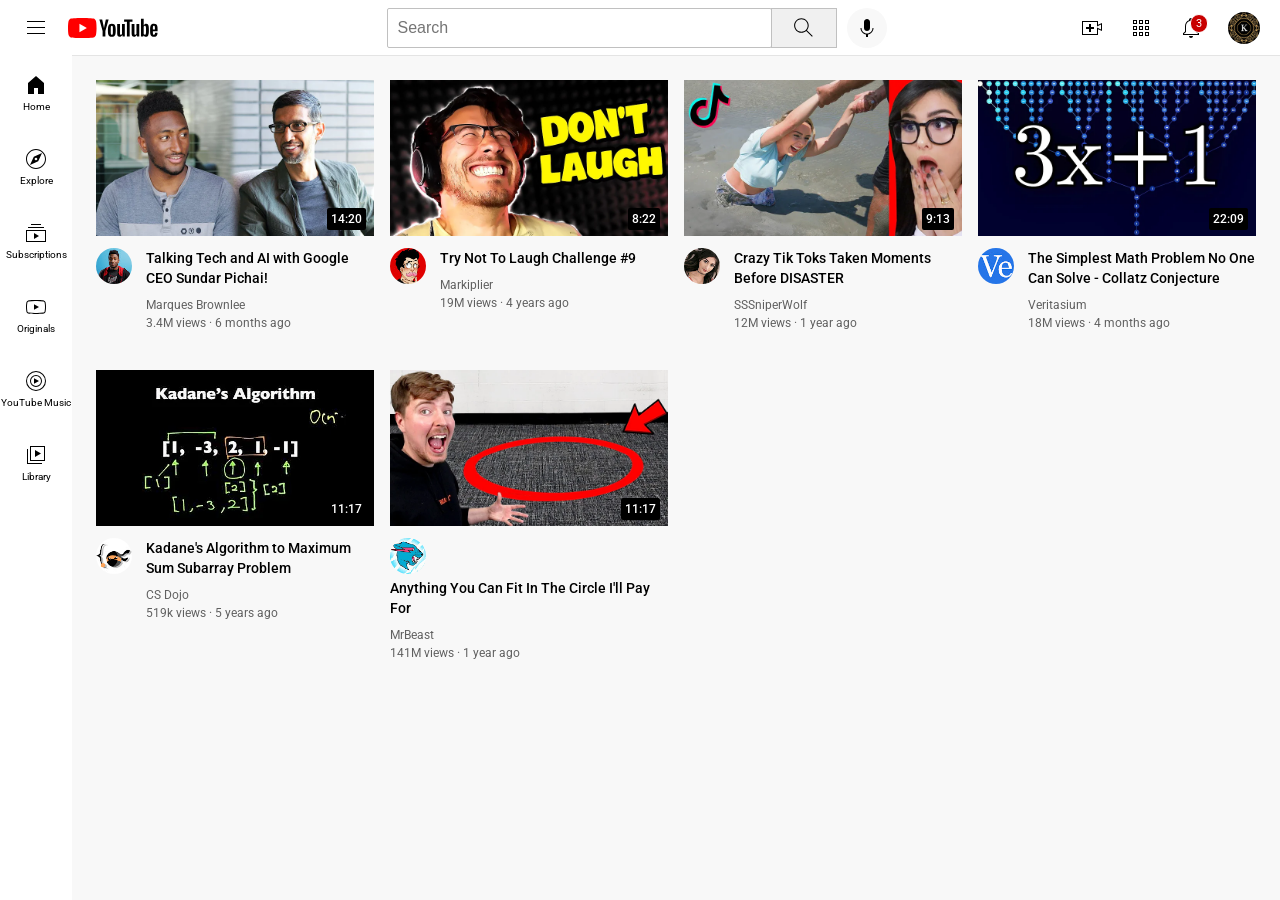
<file: index.html>
<!DOCTYPE html>
<html>
  <head>
    <title>YouTube.com Clone</title>
    <link rel="preconnect" href="https://fonts.googleapis.com">
    <link rel="preconnect" href="https://fonts.gstatic.com" crossorigin>
    <link href="https://fonts.googleapis.com/css2?family=Roboto:ital,wght@0,100..900;1,100..900&display=swap" rel="stylesheet">
    <link rel="stylesheet" href="styles/general.css">
    <link rel="stylesheet" href="styles/header.css">
    <link rel="stylesheet" href="styles/video.css">
    <link rel="stylesheet" href="styles/sidebar.css">
  </head>
  <body>
    <header></header>
    <nav></nav>
    <header class="header">
      <div class="left-section">
        <img class="hamburger-menu" src="icons/hamburger-menu.svg" alt="">
        <img class="youtube-logo" src="icons/youtube-logo.svg" alt="">
      </div>
      <div class="middle-section">
        <input class="search-bar" type="text" placeholder="Search">
        <button class="search-button">
          <img class="search-icon" src="icons/search.svg" alt="">
          <div class="tooltip">Search</div>
        </button>
        <!-- Put position absoulute inside position relative -->
        <button class="voice-search-button"> 
          <img class="voice-search-icon" src="icons/voice-search-icon.svg" alt="">
          <div class="tooltip">Search with your voice</div>
        </button>
      </div>
       <div class="right-section">
        <div class="upload-icon-container">
          <img class="upload-icon" src="icons/upload.svg">
          <div class="tooltip">Create</div>
        </div>
        <div class="youtube-apps-icon-container">
          <img class="youtube-apps-icon" src="icons/youtube-apps.svg">
          <div class="tooltip">YouTube Apps</div>
        </div>
        <div class="notifications-icon-container">
          <img class="notifications-icon" src="icons/notifications.svg">
          <div class="notifications-count">3</div>
          <div class="tooltip">Notifications</div>
        </div>
        <img class="current-user-picture" src="channel-pictures/my-channel.jpeg">
      </div>
    </header>

    <nav class="sidebar">
      <div class="sidebar-link">
        <img src="icons/home.svg" alt="">
        <div>Home</div>
      </div>
      <div class="sidebar-link">
        <img src="icons/explore.svg" alt="">
        <div>Explore</div>
      </div>
      <div class="sidebar-link">
        <img src="icons/subscriptions.svg" alt="">
        <div>Subscriptions</div>
      </div>
      <div class="sidebar-link">
        <img src="icons/originals.svg" alt="">
        <div>Originals</div>
      </div>
      <div class="sidebar-link">
        <img src="icons/youtube-music.svg" alt="">
        <div>YouTube Music</div>
      </div>
      <div class="sidebar-link">
        <img src="icons/library.svg" alt="">
        <div>Library</div>
      </div>
    </nav>

    <main>
      <section class="video-grid">
        <div class="video-preview">
          <div class="thumbnail-row">
              <a href="https://www.youtube.com/watch?v=n2RNcPRtAiY" target="_blank" class="video-title-link">
                <img class="thumbnail" src="thumbnails/thumbnail-1.webp">
              </a>
            <div class="video-time">14:20</div>
          </div>
          <div class="video-info-grid">
            <div class="channel-picture">
                <a href="https://www.youtube.com/c/mkbhd" target="_blank">
                  <img class="profile-picture" src="channel-pictures/channel-1.jpeg">
                </a>
            </div>
            <div class="video-info">
              <a href="https://www.youtube.com/watch?v=n2RNcPRtAiY" target="_blank" class="video-title-link">
                <p class="video-title">
                  Talking Tech and AI with Google CEO Sundar Pichai!
                </p>
              </a>
              
              <p class="video-author">
                Marques Brownlee
              </p>
              <p class="video-stats">
                3.4M views &#183; 6 months ago
              </p>
            </div>
          </div>
        </div>

        <div class="video-preview">
          <div class="thumbnail-row">
              <a href="https://www.youtube.com/watch?v=mP0RAo9SKZk" target="_blank" class="video-title-link">
                <img class="thumbnail" src="thumbnails/thumbnail-2.webp">
              </a>
              <div class="video-time">8:22</div>
            </div>
            <div class="video-info-grid">
              <div class="channel-picture">
                <a href="https://www.youtube.com/c/markiplier" target="_blank">
                  <img class="profile-picture" src="channel-pictures/channel-2.jpeg">
                </a>
              </div>

            <div class="video-info">
              <a href="https://www.youtube.com/watch?v=mP0RAo9SKZk" target="_blank" class="video-title-link">
                <p class="video-title">
                  Try Not To Laugh Challenge #9
                </p>
              </a>
              <p class="video-author">
                Markiplier
              </p>
              <p class="video-stats">
                19M views &#183; 4 years ago
              </p>
            </div>
          </div>
        </div>

        <div class="video-preview">
          <div class="thumbnail-row">
              <a href="https://www.youtube.com/watch?v=FgjPQQeTh1w" target="_blank" class="video-title-link">
                <img class="thumbnail" src="thumbnails/thumbnail-3.webp">
              </a>
              <div class="video-time">9:13</div>
            </div>
            <div class="video-info-grid">
              <div class="channel-picture">
                <a href="https://www.youtube.com/user/SSSniperWolf" target="_blank">
                  <img class="profile-picture" src="channel-pictures/channel-3.jpeg">
                </a>
              </div>
            <div class="video-info">
              <a href="https://www.youtube.com/watch?v=FgjPQQeTh1w" target="_blank" class="video-title-link">
                <p class="video-title">
                  Crazy Tik Toks Taken Moments Before DISASTER
                </p>
              </a>
              <p class="video-author">
                SSSniperWolf
              </p>
              <p class="video-stats">
                12M views &#183; 1 year ago
              </p>
            </div>
          </div>
        </div>

        <div class="video-preview">
          <div class="thumbnail-row">
              <a href="https://www.youtube.com/watch?v=094y1Z2wpJg" target="_blank" class="video-title-link">
                <img class="thumbnail" src="thumbnails/thumbnail-4.webp">
              </a>
              <div class="video-time">22:09</div>
            </div>
            <div class="video-info-grid">
              <div class="channel-picture">
                <a href="https://www.youtube.com/c/veritasium" target="_blank">
                  <img class="profile-picture" src="channel-pictures/channel-4.jpeg">
                </a>
              </div>
            <div class="video-info">
              <a href="https://www.youtube.com/watch?v=094y1Z2wpJg" target="_blank" class="video-title-link">
                <p class="video-title">
                  The Simplest Math Problem No One Can Solve - Collatz Conjecture
                </p>
              </a>
              <p class="video-author">
                Veritasium
              </p>
              <p class="video-stats">
                18M views &#183; 4 months ago
              </p>
            </div>
          </div>
        </div>

        <div class="video-preview">
          <div class="thumbnail-row">
            <img class="thumbnail" src="thumbnails/thumbnail-5.webp">
            <div class="video-time">11:17</div>
          </div>
          <div class="video-info-grid">
            <div class="channel-picture">
              <img class="profile-picture" src="channel-pictures/channel-5.jpeg" alt="">
            </div>
            <div class="video-info">
              <a href="https://www.youtube.com/watch?v=86CQq3pKSUw" target="_blank" class="video-title-link">
                <p class="video-title">
                  Kadane's Algorithm to Maximum Sum Subarray Problem
                </p>
              </a>
              <p class="video-author">
                CS Dojo
              </p>
              <p class="video-stats">
                519k views &#183; 5 years ago
              </p>
            </div>
          </div>
        </div>

        <div class="video-preview">
            <div class="thumbnail-row">
                <a href="https://www.youtube.com/watch?v=yXWw0_UfSFg" target="_blank" class="video-title-link">
                  <img class="thumbnail" src="thumbnails/thumbnail-6.webp">
                </a>
                <div class="video-time">11:17</div>
              </div>
              <div class="video-info-grid">
                <div class="channel-picture">
                  <a href="https://www.youtube.com/channel/UCX6OQ3DkcsbYNE6H8uQQuVA" target="_blank">
                    <img class="profile-picture" src="channel-pictures/channel-6.jpeg">
                  </a>
                </div>
              </div>
              <div class="video-info">
                <a href="https://www.youtube.com/watch?v=yXWw0_UfSFg" target="_blank" class="video-title-link">
                  <p class="video-title">
                    Anything You Can Fit In The Circle I'll Pay For
                  </p>
                </a>
                <p class="video-author">
                  MrBeast
                </p>
                <p class="video-stats">
                  141M views &#183; 1 year ago
                </p>
              </div>
            </div>
          </div>
        </div>
      </section>
    </main>    
  </body>
</html>
</file>
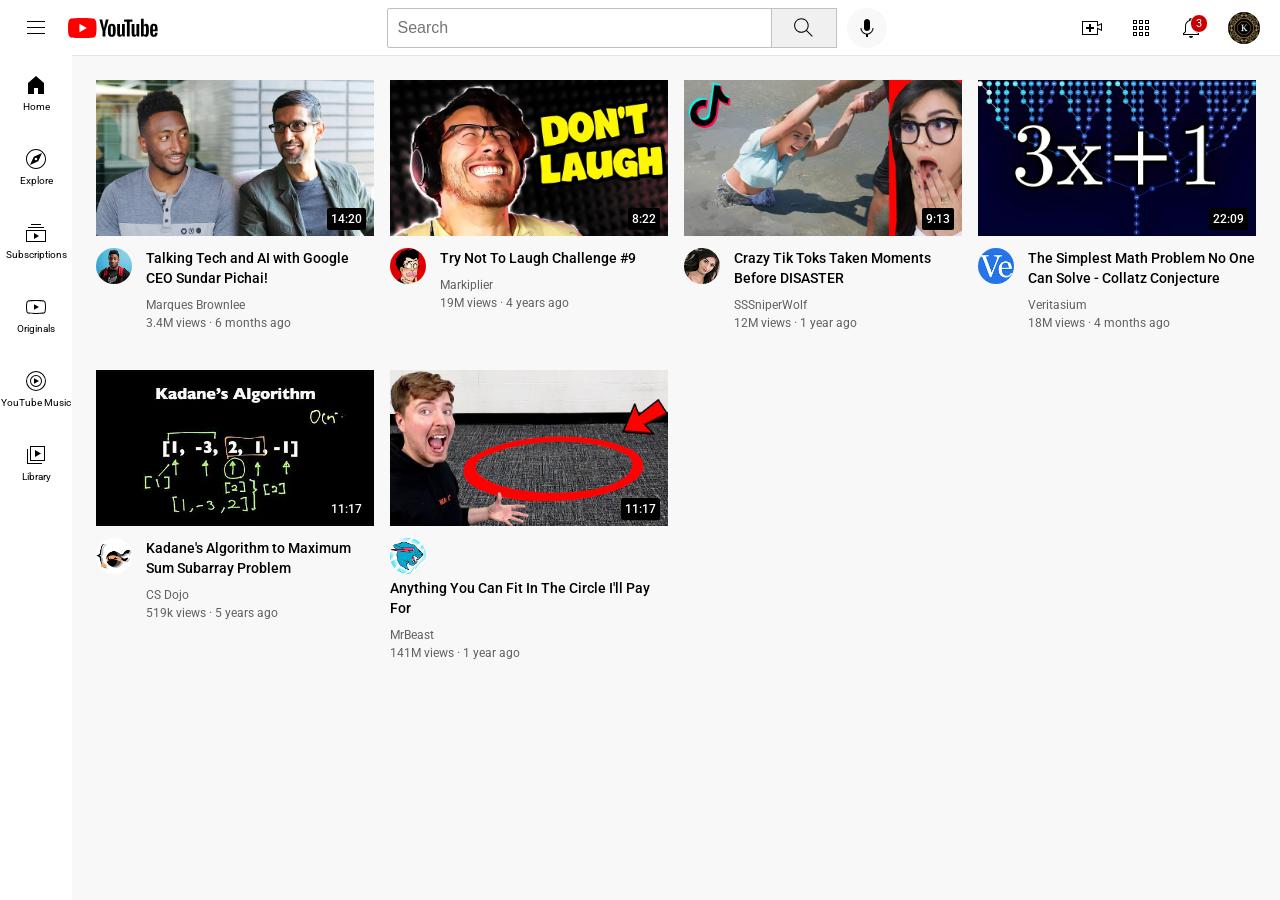
<file: youtube.html>
<!DOCTYPE html>
<html>
  <head>
    <title>YouTube.com Clone</title>
    <link rel="preconnect" href="https://fonts.googleapis.com">
    <link rel="preconnect" href="https://fonts.gstatic.com" crossorigin>
    <link href="https://fonts.googleapis.com/css2?family=Roboto:ital,wght@0,100..900;1,100..900&display=swap" rel="stylesheet">
    <link rel="stylesheet" href="styles/general.css">
    <link rel="stylesheet" href="styles/header.css">
    <link rel="stylesheet" href="styles/video.css">
    <link rel="stylesheet" href="styles/sidebar.css">
  </head>
  <body>
    <header></header>
    <nav></nav>
    <header class="header">
      <div class="left-section">
        <img class="hamburger-menu" src="icons/hamburger-menu.svg" alt="">
        <img class="youtube-logo" src="icons/youtube-logo.svg" alt="">
      </div>
      <div class="middle-section">
        <input class="search-bar" type="text" placeholder="Search">
        <button class="search-button">
          <img class="search-icon" src="icons/search.svg" alt="">
          <div class="tooltip">Search</div>
        </button>
        <!-- Put position absoulute inside position relative -->
        <button class="voice-search-button"> 
          <img class="voice-search-icon" src="icons/voice-search-icon.svg" alt="">
          <div class="tooltip">Search with your voice</div>
        </button>
      </div>
       <div class="right-section">
        <div class="upload-icon-container">
          <img class="upload-icon" src="icons/upload.svg">
          <div class="tooltip">Create</div>
        </div>
        <div class="youtube-apps-icon-container">
          <img class="youtube-apps-icon" src="icons/youtube-apps.svg">
          <div class="tooltip">YouTube Apps</div>
        </div>
        <div class="notifications-icon-container">
          <img class="notifications-icon" src="icons/notifications.svg">
          <div class="notifications-count">3</div>
          <div class="tooltip">Notifications</div>
        </div>
        <img class="current-user-picture" src="channel-pictures/my-channel.jpeg">
      </div>
    </header>

    <nav class="sidebar">
      <div class="sidebar-link">
        <img src="icons/home.svg" alt="">
        <div>Home</div>
      </div>
      <div class="sidebar-link">
        <img src="icons/explore.svg" alt="">
        <div>Explore</div>
      </div>
      <div class="sidebar-link">
        <img src="icons/subscriptions.svg" alt="">
        <div>Subscriptions</div>
      </div>
      <div class="sidebar-link">
        <img src="icons/originals.svg" alt="">
        <div>Originals</div>
      </div>
      <div class="sidebar-link">
        <img src="icons/youtube-music.svg" alt="">
        <div>YouTube Music</div>
      </div>
      <div class="sidebar-link">
        <img src="icons/library.svg" alt="">
        <div>Library</div>
      </div>
    </nav>

    <main>
      <section class="video-grid">
        <div class="video-preview">
          <div class="thumbnail-row">
              <a href="https://www.youtube.com/watch?v=n2RNcPRtAiY" target="_blank" class="video-title-link">
                <img class="thumbnail" src="thumbnails/thumbnail-1.webp">
              </a>
            <div class="video-time">14:20</div>
          </div>
          <div class="video-info-grid">
            <div class="channel-picture">
                <a href="https://www.youtube.com/c/mkbhd" target="_blank">
                  <img class="profile-picture" src="channel-pictures/channel-1.jpeg">
                </a>
            </div>
            <div class="video-info">
              <a href="https://www.youtube.com/watch?v=n2RNcPRtAiY" target="_blank" class="video-title-link">
                <p class="video-title">
                  Talking Tech and AI with Google CEO Sundar Pichai!
                </p>
              </a>
              
              <p class="video-author">
                Marques Brownlee
              </p>
              <p class="video-stats">
                3.4M views &#183; 6 months ago
              </p>
            </div>
          </div>
        </div>

        <div class="video-preview">
          <div class="thumbnail-row">
              <a href="https://www.youtube.com/watch?v=mP0RAo9SKZk" target="_blank" class="video-title-link">
                <img class="thumbnail" src="thumbnails/thumbnail-2.webp">
              </a>
              <div class="video-time">8:22</div>
            </div>
            <div class="video-info-grid">
              <div class="channel-picture">
                <a href="https://www.youtube.com/c/markiplier" target="_blank">
                  <img class="profile-picture" src="channel-pictures/channel-2.jpeg">
                </a>
              </div>

            <div class="video-info">
              <a href="https://www.youtube.com/watch?v=mP0RAo9SKZk" target="_blank" class="video-title-link">
                <p class="video-title">
                  Try Not To Laugh Challenge #9
                </p>
              </a>
              <p class="video-author">
                Markiplier
              </p>
              <p class="video-stats">
                19M views &#183; 4 years ago
              </p>
            </div>
          </div>
        </div>

        <div class="video-preview">
          <div class="thumbnail-row">
              <a href="https://www.youtube.com/watch?v=FgjPQQeTh1w" target="_blank" class="video-title-link">
                <img class="thumbnail" src="thumbnails/thumbnail-3.webp">
              </a>
              <div class="video-time">9:13</div>
            </div>
            <div class="video-info-grid">
              <div class="channel-picture">
                <a href="https://www.youtube.com/user/SSSniperWolf" target="_blank">
                  <img class="profile-picture" src="channel-pictures/channel-3.jpeg">
                </a>
              </div>
            <div class="video-info">
              <a href="https://www.youtube.com/watch?v=FgjPQQeTh1w" target="_blank" class="video-title-link">
                <p class="video-title">
                  Crazy Tik Toks Taken Moments Before DISASTER
                </p>
              </a>
              <p class="video-author">
                SSSniperWolf
              </p>
              <p class="video-stats">
                12M views &#183; 1 year ago
              </p>
            </div>
          </div>
        </div>

        <div class="video-preview">
          <div class="thumbnail-row">
              <a href="https://www.youtube.com/watch?v=094y1Z2wpJg" target="_blank" class="video-title-link">
                <img class="thumbnail" src="thumbnails/thumbnail-4.webp">
              </a>
              <div class="video-time">22:09</div>
            </div>
            <div class="video-info-grid">
              <div class="channel-picture">
                <a href="https://www.youtube.com/c/veritasium" target="_blank">
                  <img class="profile-picture" src="channel-pictures/channel-4.jpeg">
                </a>
              </div>
            <div class="video-info">
              <a href="https://www.youtube.com/watch?v=094y1Z2wpJg" target="_blank" class="video-title-link">
                <p class="video-title">
                  The Simplest Math Problem No One Can Solve - Collatz Conjecture
                </p>
              </a>
              <p class="video-author">
                Veritasium
              </p>
              <p class="video-stats">
                18M views &#183; 4 months ago
              </p>
            </div>
          </div>
        </div>

        <div class="video-preview">
          <div class="thumbnail-row">
            <img class="thumbnail" src="thumbnails/thumbnail-5.webp">
            <div class="video-time">11:17</div>
          </div>
          <div class="video-info-grid">
            <div class="channel-picture">
              <img class="profile-picture" src="channel-pictures/channel-5.jpeg" alt="">
            </div>
            <div class="video-info">
              <a href="https://www.youtube.com/watch?v=86CQq3pKSUw" target="_blank" class="video-title-link">
                <p class="video-title">
                  Kadane's Algorithm to Maximum Sum Subarray Problem
                </p>
              </a>
              <p class="video-author">
                CS Dojo
              </p>
              <p class="video-stats">
                519k views &#183; 5 years ago
              </p>
            </div>
          </div>
        </div>

        <div class="video-preview">
            <div class="thumbnail-row">
                <a href="https://www.youtube.com/watch?v=yXWw0_UfSFg" target="_blank" class="video-title-link">
                  <img class="thumbnail" src="thumbnails/thumbnail-6.webp">
                </a>
                <div class="video-time">11:17</div>
              </div>
              <div class="video-info-grid">
                <div class="channel-picture">
                  <a href="https://www.youtube.com/channel/UCX6OQ3DkcsbYNE6H8uQQuVA" target="_blank">
                    <img class="profile-picture" src="channel-pictures/channel-6.jpeg">
                  </a>
                </div>
              </div>
              <div class="video-info">
                <a href="https://www.youtube.com/watch?v=yXWw0_UfSFg" target="_blank" class="video-title-link">
                  <p class="video-title">
                    Anything You Can Fit In The Circle I'll Pay For
                  </p>
                </a>
                <p class="video-author">
                  MrBeast
                </p>
                <p class="video-stats">
                  141M views &#183; 1 year ago
                </p>
              </div>
            </div>
          </div>
        </div>
      </section>
    </main>    
  </body>
</html>
</file>
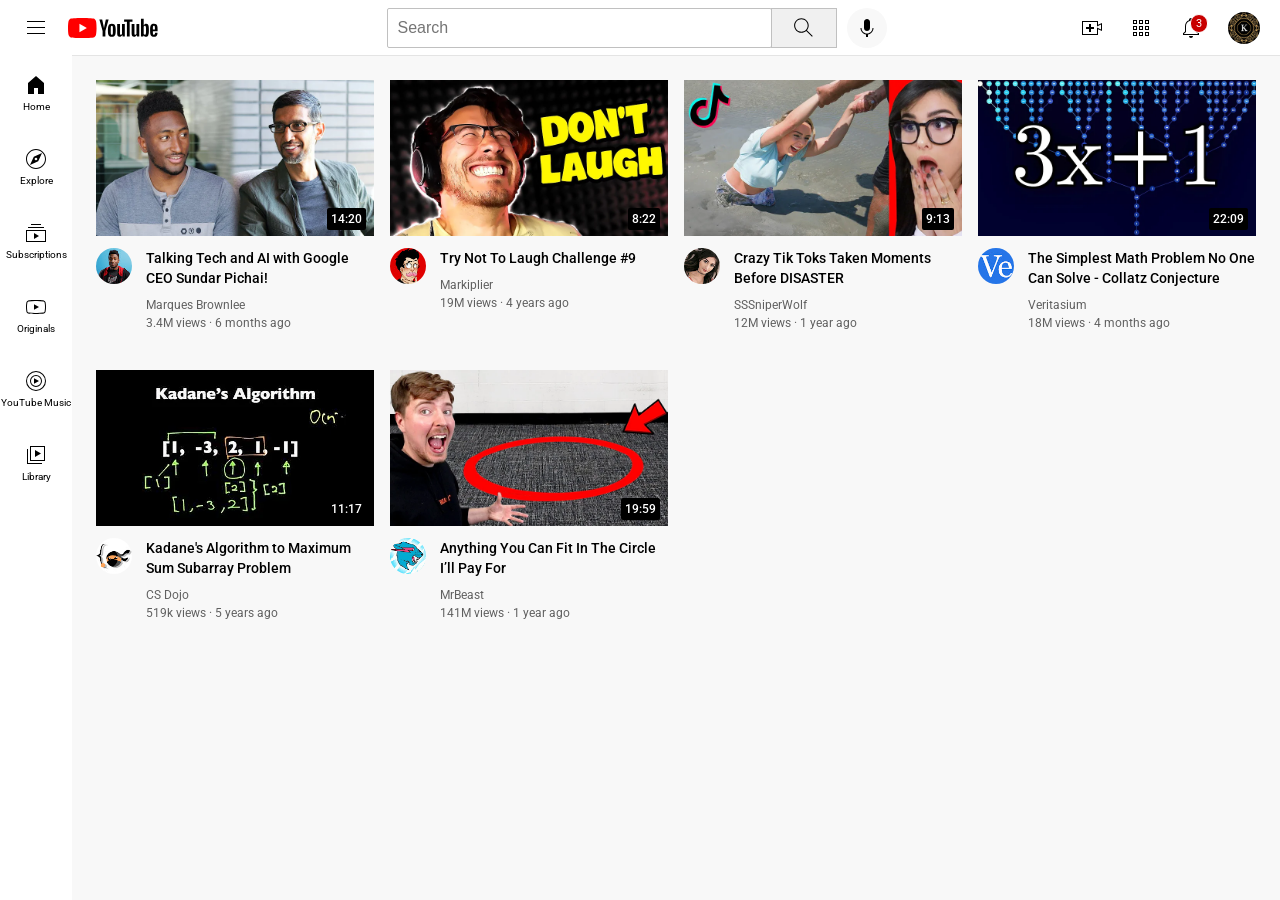
<file: youtube7.html>
<!DOCTYPE html>
<html>
  <head>
    <title>YouTube.com Clone</title>
    <link rel="preconnect" href="https://fonts.googleapis.com">
    <link rel="preconnect" href="https://fonts.gstatic.com" crossorigin>
    <link href="https://fonts.googleapis.com/css2?family=Roboto:ital,wght@0,100..900;1,100..900&display=swap" rel="stylesheet">
    <link rel="stylesheet" href="styles/general.css">
    <link rel="stylesheet" href="styles/header.css">
    <link rel="stylesheet" href="styles/video.css">
    <link rel="stylesheet" href="styles/sidebar.css">
  </head>
  <body>
    <div class="header">
      <div class="left-section">
        <img class="hamburger-menu" src="icons/hamburger-menu.svg" alt="">
        <img class="youtube-logo" src="icons/youtube-logo.svg" alt="">
      </div>
      <div class="middle-section">
        <input class="search-bar" type="text" placeholder="Search">
        <button class="search-button">
          <img class="search-icon" src="icons/search.svg" alt="">
          <div class="tooltip">Search</div>
        </button>
        <button class="voice-search-button"> 
          <img class="voice-search-icon" src="icons/voice-search-icon.svg" alt="">
          <div class="tooltip">Search with your voice</div>
        </button>
      </div>
      <div class="right-section">
        <img class="upload-icon" src="icons/upload.svg" alt="">
        <img class="youtube-apps-icon" src="icons/youtube-apps.svg" alt="">
        <div class="notifications-icon-container">
          <img class="notifications-icon" src="icons/notifications.svg" alt="">
          <div class="notifications-count">3</div>
        </div>
        <img class="current-user-picture" src="channel-pictures/my-channel.jpeg" alt="">
      </div>
    </div>

    <div class="sidebar">
      <div class="sidebar-link">
        <img src="icons/home.svg" alt="">
        <div>Home</div>
      </div>
      <div class="sidebar-link">
        <img src="icons/explore.svg" alt="">
        <div>Explore</div>
      </div>
      <div class="sidebar-link">
        <img src="icons/subscriptions.svg" alt="">
        <div>Subscriptions</div>
      </div>
      <div class="sidebar-link">
        <img src="icons/originals.svg" alt="">
        <div>Originals</div>
      </div>
      <div class="sidebar-link">
        <img src="icons/youtube-music.svg" alt="">
        <div>YouTube Music</div>
      </div>
      <div class="sidebar-link">
        <img src="icons/library.svg" alt="">
        <div>Library</div>
      </div>
    </div>

    <div class="video-grid">
      <div class="video-preview">
      <div class="thumbnail-row">
        <img class="thumbnail" src="thumbnails/thumbnail-1.webp">
        <div class="video-time">14:20</div>
      </div>
      <div class="video-info-grid">
        <div class="channel-picture">
          <img class="profile-picture" src="channel-pictures/channel-1.jpeg" alt="">
        </div>
        <div class="video-info">
          <p class="video-title">
            Talking Tech and AI with Google CEO Sundar Pichai!
          </p>
          <p class="video-author">
            Marques Brownlee
          </p>
          <p class="video-stats">
            3.4M views &#183; 6 months ago
          </p>
        </div>
      </div>
    </div>

    <div class="video-preview">
      <div class="thumbnail-row">
        <img class="thumbnail" src="thumbnails/thumbnail-2.webp">
        <div class="video-time">8:22</div>
      </div>
      <div class="video-info-grid">
        <div class="channel-picture">
          <img class="profile-picture" src="channel-pictures/channel-2.jpeg" alt="">
        </div>
        <div class="video-info">
          <p class="video-title">
            Try Not To Laugh Challenge #9
          </p>
          <p class="video-author">
            Markiplier
          </p>
          <p class="video-stats">
            19M views &#183; 4 years ago
          </p>
        </div>
      </div>
    </div>

    <div class="video-preview">
      <div class="thumbnail-row">
        <img class="thumbnail" src="thumbnails/thumbnail-3.webp">
        <div class="video-time">9:13</div>
      </div>
      <div class="video-info-grid">
        <div class="channel-picture">
          <img class="profile-picture" src="channel-pictures/channel-3.jpeg" alt="">
        </div>
        <div class="video-info">
          <p class="video-title">
            Crazy Tik Toks Taken Moments Before DISASTER
          </p>
          <p class="video-author">
            SSSniperWolf
          </p>
          <p class="video-stats">
            12M views &#183; 1 year ago
          </p>
        </div>
      </div>
    </div>

    <div class="video-preview">
      <div class="thumbnail-row">
        <img class="thumbnail" src="thumbnails/thumbnail-4.webp">
        <div class="video-time">22:09</div>
      </div>
      <div class="video-info-grid">
        <div class="channel-picture">
          <img class="profile-picture" src="channel-pictures/channel-4.jpeg" alt="">
        </div>
        <div class="video-info">
          <p class="video-title">
            The Simplest Math Problem No One Can Solve - Collatz Conjecture
          </p>
          <p class="video-author">
            Veritasium
          </p>
          <p class="video-stats">
            18M views &#183; 4 months ago
          </p>
        </div>
      </div>
    </div>

    <div class="video-preview">
      <div class="thumbnail-row">
        <img class="thumbnail" src="thumbnails/thumbnail-5.webp">
        <div class="video-time">11:17</div>
      </div>
      <div class="video-info-grid">
        <div class="channel-picture">
          <img class="profile-picture" src="channel-pictures/channel-5.jpeg" alt="">
        </div>
        <div class="video-info">
          <p class="video-title">
            Kadane's Algorithm to Maximum Sum Subarray Problem
          </p>
          <p class="video-author">
            CS Dojo
          </p>
          <p class="video-stats">
            519k views &#183; 5 years ago
          </p>
        </div>
      </div>
    </div>

    <div class="video-preview">
      <div class="thumbnail-row">
        <img class="thumbnail" src="thumbnails/thumbnail-6.webp">
        <div class="video-time">19:59</div>
      </div>
      <div class="video-info-grid">
        <div class="channel-picture">
          <img class="profile-picture" src="channel-pictures/channel-6.jpeg" alt="">
        </div>
        <div class="video-info">
          <p class="video-title">
            Anything You Can Fit In The Circle I’ll Pay For
          </p>
          <p class="video-author">
            MrBeast
          </p>
          <p class="video-stats">
            141M views &#183; 1 year ago
          </p>
        </div>
      </div>
    </div>
    </div>
  </body>
</html>
</file>
<file: styles/general.css>
p{
  margin-top: 0;
  margin-bottom: 0;
}

body{
  /* This style belew will be inherited*/
  font-family: Roboto, Arial;
  margin: 0;
  padding-top: 80px;
  padding-left: 96px;
  padding-right: 24px;
  background-color: rgb(248, 248, 248);
}
</file>
<file: styles/header.css>
.header{
  height: 55px;

  display: flex;
  flex-direction: row;
  justify-content: space-between;

  position: fixed;
  top: 0;
  left: 0;
  right: 0;
  z-index: 100;

  background-color: white;
  border-bottom-width: 1px;
  border-bottom-style: solid;
  border-bottom-color: rgb(228 228 228);
}

.left-section{
  display: flex;
  align-items: center;
}

.hamburger-menu{
  height: 24px;
  margin-left: 24px;
  margin-right: 20px;
}

.youtube-logo{
  height: 20px;
}

.middle-section{
  display: flex;
  align-items: center;
  flex: 1;
  margin-left: 70px;
  margin-right: 35px;
  max-width: 500px;
}

.search-bar{
  flex: 1;
  height: 36px;
  padding-left: 10px;
  font-size: 16px;
  border: 1px solid rgb(192, 192, 192);
  border-radius: 2px;
  box-shadow: inset 1px 2px 3px rgba(0 0 0 0.5);
  width: 0;
}

.search-bar::placeholder{
  font-size: 16px;
}

.search-button{
  height: 40px;
  width: 66px;
  background-color: rgb(240 240 240);
  border-width: 1px;
  border-style: solid;
  border-color: rgb(192, 192, 192);
  margin-left: -1px;
  margin-right: 10px;
}

.search-button,
.voice-search-button,
.upload-icon-container,
.youtube-apps-icon-container,
.notifications-icon-container{
  display: flex;
  justify-content: center;
  align-items: center;
  position: relative;
  cursor: pointer;
}

.search-button .tooltip,
.voice-search-button .tooltip,
.upload-icon-container .tooltip,
.youtube-apps-icon-container .tooltip,
.notifications-icon-container .tooltip{
  position: absolute;
  background-color: gray;
  color: white;
  padding-top: 4px;
  padding-bottom: 4px;
  padding-left: 8px;
  padding-right: 8px;
  border-radius: 2px;
  font-size: 12px;
  bottom: -30px;
  opacity: 0;
  transition: opacity 0.15s;
  pointer-events: none;
  white-space: nowrap;
}

.search-button:hover .tooltip,
.voice-search-button:hover .tooltip,
.upload-icon-container:hover .tooltip,
.youtube-apps-icon-container:hover .tooltip,
.notifications-icon-container:hover .tooltip{
  opacity: 1;
}

.search-icon{
  height: 25px;
}

.voice-search-button{
  height: 40px;
  width: 40px;
  border-radius: 20px;
  border: none;
  background-color: rgb(248 248 248);
}

.voice-search-icon{
  height: 24px;
}

.right-section{
  display: flex;
  align-items: center;
  justify-content: space-between;
  flex-shrink: 0;
  width: 180px;
  margin-right: 20px;
}

.upload-icon{
  height: 24px;
}

.youtube-apps-icon{
  height: 24px;
}

.notifications-icon{
  height: 24px;
}

.notifications-icon-container{
  position: relative;
}

.notifications-count{
  position: absolute;
  top: -2px;
  right: -5px;
  background-color: rgb(200, 0, 0);
  color: white;
  font-size: 11px;
  padding-left: 5px;
  padding-right: 5px;
  padding-bottom: 2px;
  padding-top: 2px;
  border-radius: 10px;
  border-style: solid;
  border-color: white;
  border-width: 1px;
}

.current-user-picture{
  height: 32px;
  border-radius: 16px;
}
</file>
<file: styles/video.css>
.thumbnail {
  width: 100%;
}

.video-title{
  margin-top: 0;
  font-size: 14px;
  font-weight: 500;
  line-height: 20px;
  margin-bottom: 10px;
}

.video-title-link{
  text-decoration: none;
  color: black;
}

.video-info-grid{
  display: grid;
  grid-template-columns: 50px 1fr;
}

.profile-picture{
  width: 36px;
  border-radius: 30px;
}

.thumbnail-row{
  margin-bottom: 8px;
  position: relative;
}

.video-author,
.video-stats{
  font-size: 12px;
  color: rgb(96 96 96);
}

.video-author{
  margin-bottom: 4px;
}

.video-grid{
  display: grid;
  grid-template-columns: 1fr 1fr 1fr;
  column-gap: 16px;
  row-gap: 40px;
}

@media(max-width: 750px){
  .video-grid{
    grid-template-columns: 1fr 1fr;
  }
}

@media(min-width: 751px) and (max-width: 999px){
  .video-grid{
    grid-template-columns: 1fr 1fr 1fr;
  }
}

@media(min-width: 1000px){
  .video-grid{
    grid-template-columns: 1fr 1fr 1fr 1fr;
  }
}


.video-time{
  font-size: 12px;
  font-weight: 500;
  padding: 4px;
  border-radius: 2px;
  background-color: black;
  color: white;
  position: absolute;
  bottom: 10px;
  right: 8px;
}
</file>
<file: styles/sidebar.css>
.sidebar{
  position: fixed;
  left: 0;
  bottom: 0;
  top: 55px;
  background-color: white;
  width: 72px;
  z-index: 200;
}

.sidebar-link{
  height: 74px;
  display: flex;
  flex-direction: column;
  justify-content: center;
  align-items: center;
  cursor: pointer;
}

.sidebar-link:hover{
  background-color: rgb(235, 235, 235);
}

.sidebar-link img{
  height: 24px;
  margin-bottom: 4px;
}

.sidebar-link div{
  font-size: 10px;
}
</file>
